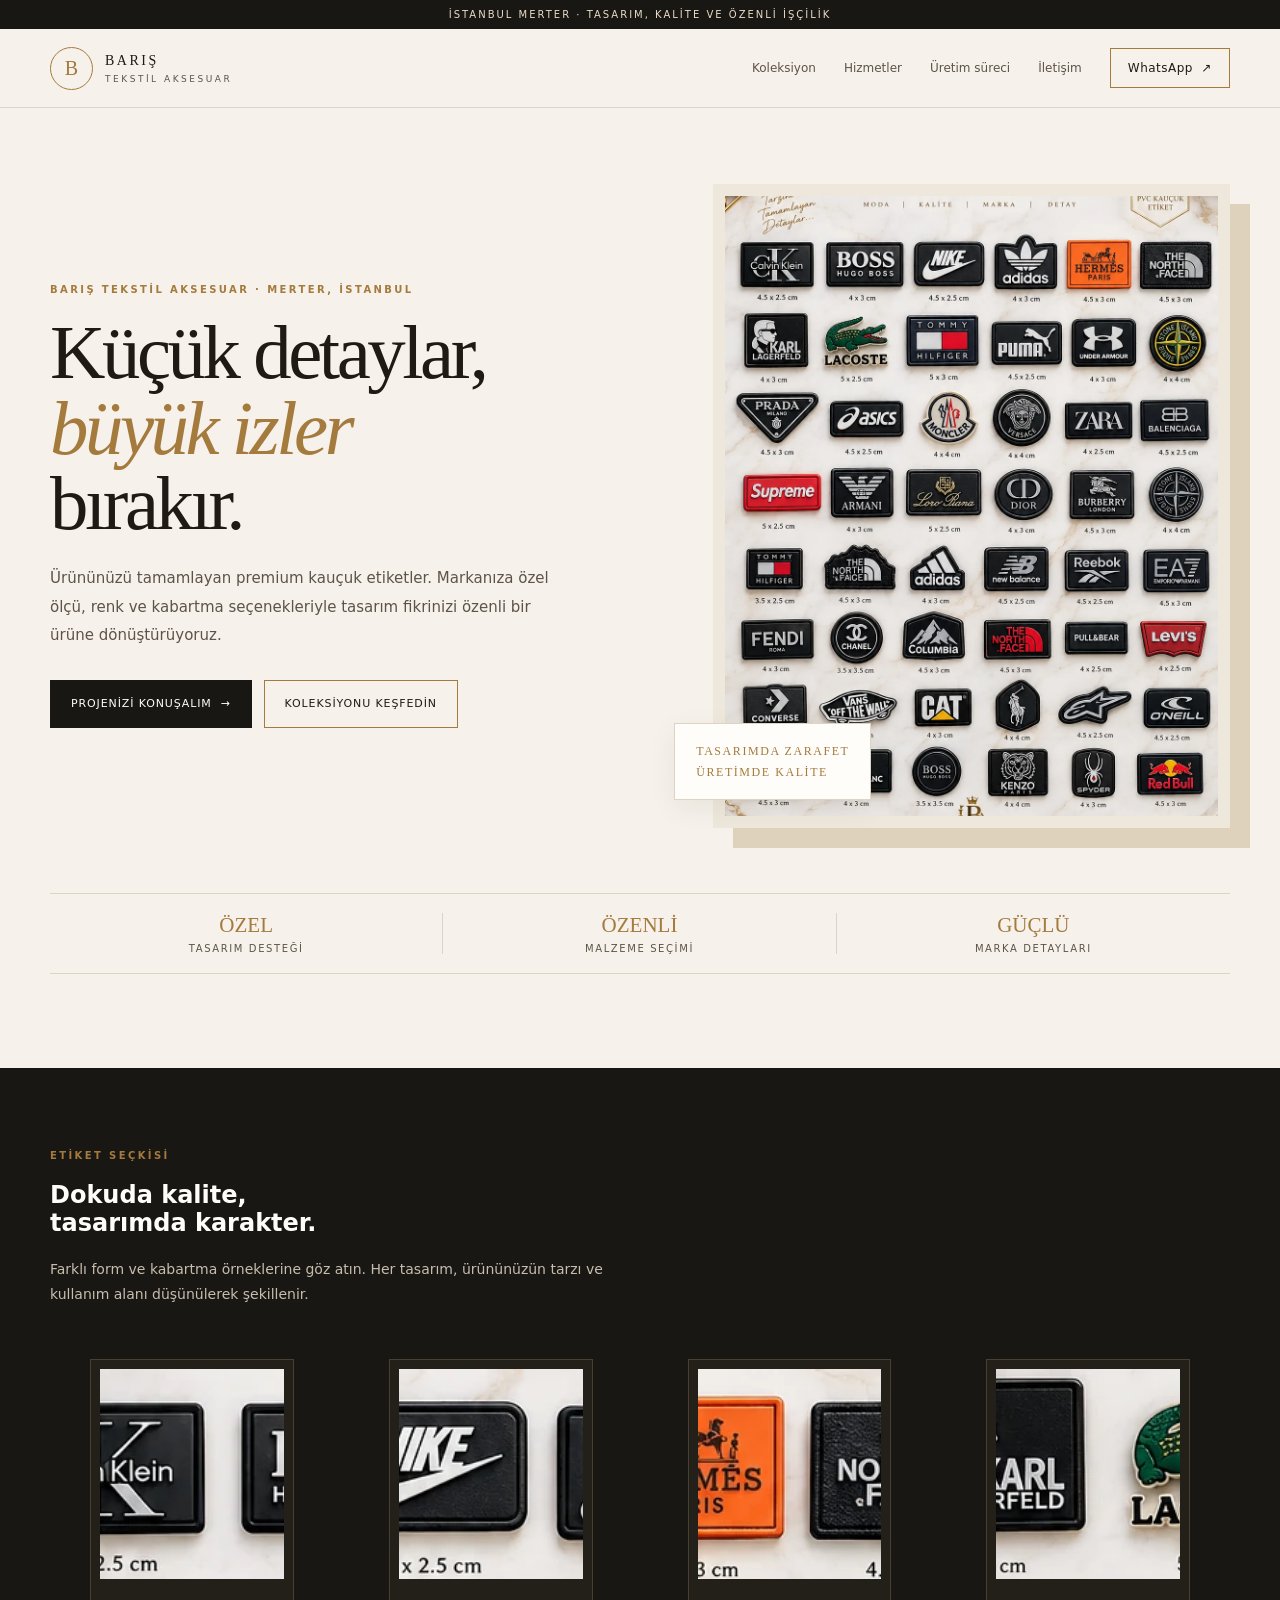
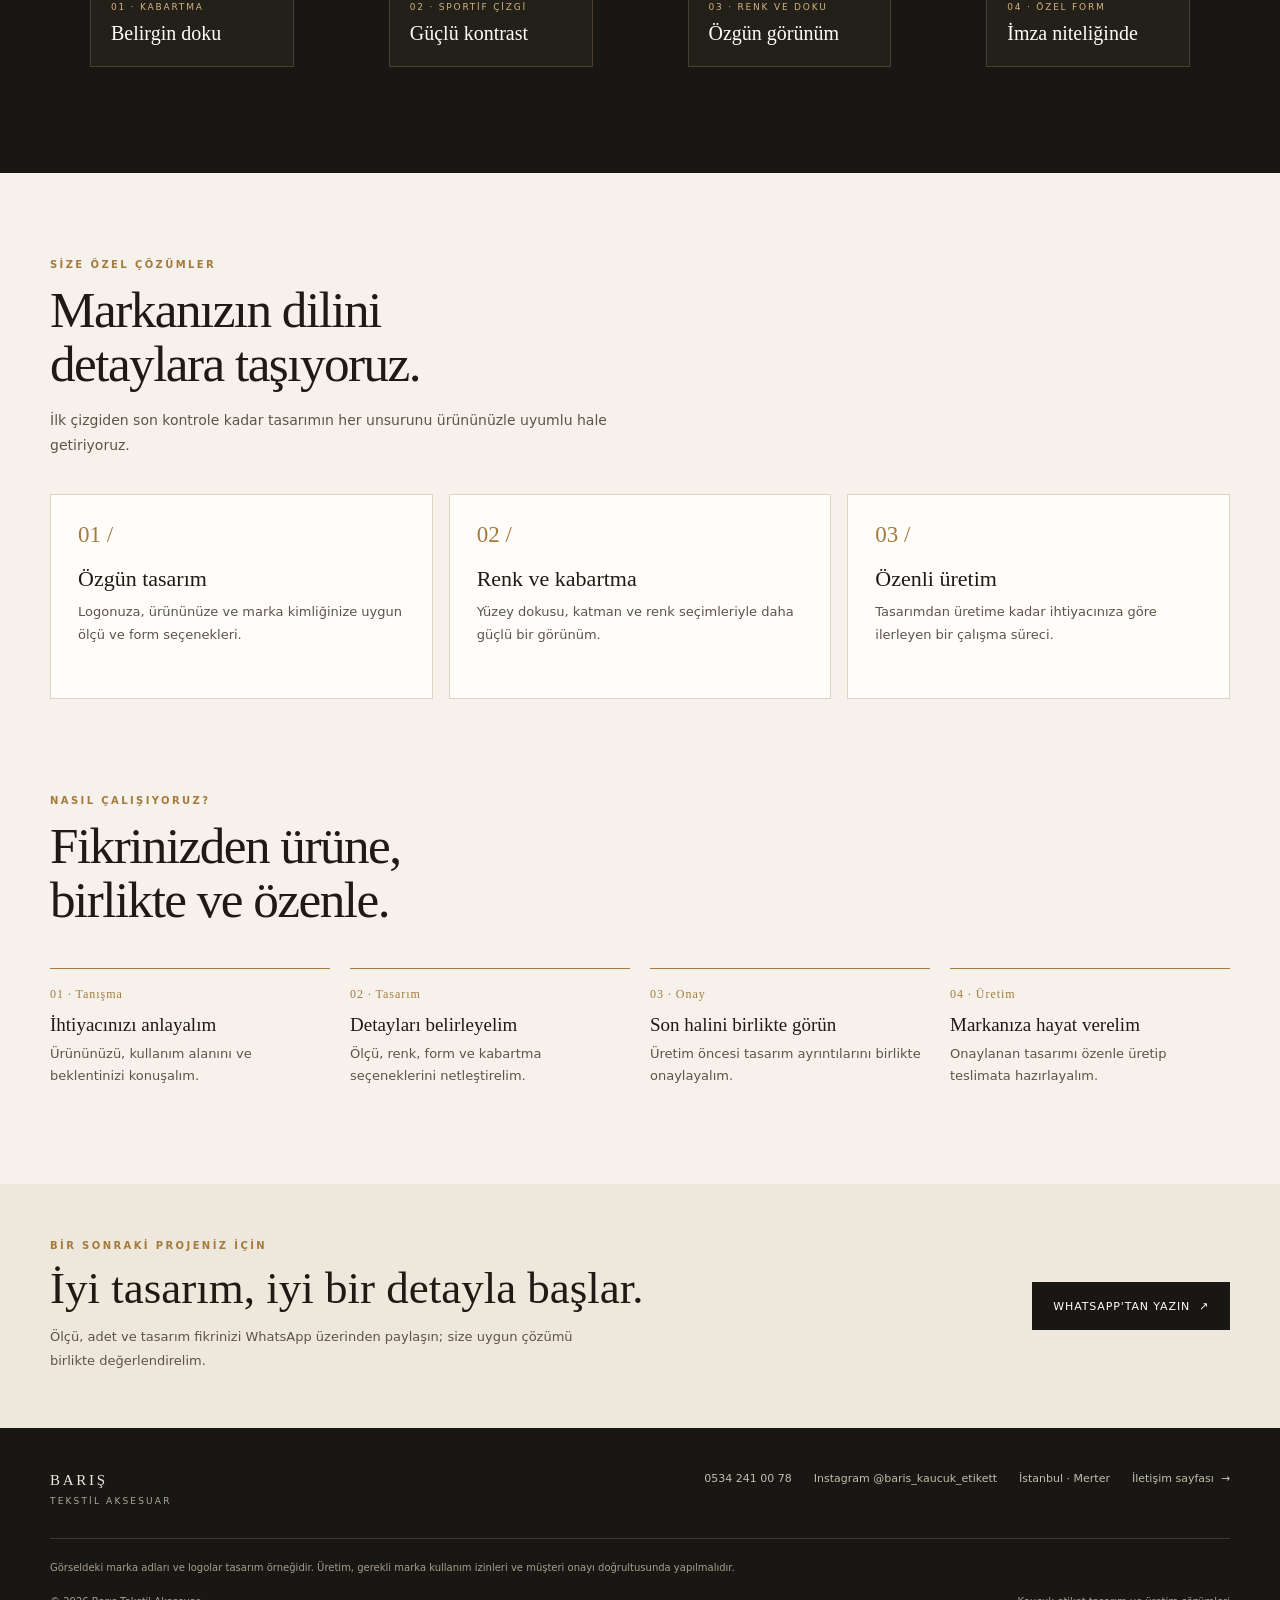
<file: index.html>
<!doctype html><html lang="tr"><head><meta charset="utf-8"><meta name="viewport" content="width=device-width, initial-scale=1"><meta name="theme-color" content="#f6f2eb"><meta name="description" content="Barış Tekstil Aksesuar, Merter İstanbul'da premium kauçuk etiket tasarımı ve üretimi."><title>Barış Tekstil Aksesuar | Premium Kauçuk Etiket</title><link rel="stylesheet" href="assets/site.css"></head><body>
<div class="announcement">İstanbul Merter · Tasarım, kalite ve özenli işçilik</div>
<header class="topbar"><div class="wrap nav"><a class="brand" href="index.html"><span class="brand-mark">B</span><span class="brand-name">BARIŞ<small>TEKSTİL AKSESUAR</small></span></a><button class="menu" aria-label="Menüyü aç" aria-expanded="false">☰</button><nav class="links"><a href="#koleksiyon">Koleksiyon</a><a href="#hizmetler">Hizmetler</a><a href="#surec">Üretim süreci</a><a href="iletisim.html">İletişim</a><a class="nav-cta" href="https://wa.me/905342410078?text=Merhaba%2C%20kau%C3%A7uk%20etiket%20hakk%C4%B1nda%20bilgi%20almak%20istiyorum">WhatsApp&nbsp; ↗</a></nav></div></header>
<main><section class="wrap hero"><div class="hero-copy"><div class="eyebrow">Barış Tekstil Aksesuar · Merter, İstanbul</div><h1>Küçük detaylar,<br><em>büyük izler</em><br>bırakır.</h1><p class="lead">Ürününüzü tamamlayan premium kauçuk etiketler. Markanıza özel ölçü, renk ve kabartma seçenekleriyle tasarım fikrinizi özenli bir ürüne dönüştürüyoruz.</p><div class="actions"><a class="button primary" href="https://wa.me/905342410078?text=Merhaba%2C%20etiket%20projem%20i%C3%A7in%20teklif%20almak%20istiyorum">Projenizi konuşalım&nbsp; →</a><a class="button" href="#koleksiyon">Koleksiyonu keşfedin</a></div></div><div class="hero-visual"><img src="assets/premium-kaucuk-etiket-koleksiyonu.webp" alt="Premium kauçuk etiket koleksiyonu" fetchpriority="high"><div class="hero-stamp">Tasarımda zarafet<br>üretimde kalite</div></div></section>
<div class="wrap benefits"><div><strong>Özel</strong>tasarım desteği</div><div><strong>Özenli</strong>malzeme seçimi</div><div><strong>Güçlü</strong>marka detayları</div></div>
<section class="gallery" id="koleksiyon"><div class="wrap"><div class="section-head"><div class="eyebrow">Etiket seçkisi</div><h2>Dokuda kalite,<br>tasarımda karakter.</h2><p>Farklı form ve kabartma örneklerine göz atın. Her tasarım, ürününüzün tarzı ve kullanım alanı düşünülerek şekillenir.</p></div><div class="gallery-grid"><figure class="gallery-card"><img src="assets/etiket-koleksiyon-1.webp" alt="Kabartmalı kauçuk etiket örnekleri" loading="lazy"><figcaption><span>01 · Kabartma</span><h3>Belirgin doku</h3></figcaption></figure><figure class="gallery-card"><img src="assets/etiket-koleksiyon-2.webp" alt="Sportif çizgide kauçuk etiket örnekleri" loading="lazy"><figcaption><span>02 · Sportif çizgi</span><h3>Güçlü kontrast</h3></figcaption></figure><figure class="gallery-card"><img src="assets/etiket-koleksiyon-3.webp" alt="Renkli kauçuk etiket ve dokulu etiket örnekleri" loading="lazy"><figcaption><span>03 · Renk ve doku</span><h3>Özgün görünüm</h3></figcaption></figure><figure class="gallery-card"><img src="assets/etiket-koleksiyon-4.webp" alt="Farklı kesimlerde kauçuk etiket örnekleri" loading="lazy"><figcaption><span>04 · Özel form</span><h3>İmza niteliğinde</h3></figcaption></figure></div></div></section>
<section class="wrap section" id="hizmetler" style="padding-top:86px"><div class="section-head"><div class="eyebrow">Size özel çözümler</div><h2>Markanızın dilini<br>detaylara taşıyoruz.</h2><p>İlk çizgiden son kontrole kadar tasarımın her unsurunu ürününüzle uyumlu hale getiriyoruz.</p></div><div class="service-grid"><article class="service"><div class="service-mark">01 /</div><h3>Özgün tasarım</h3><p>Logonuza, ürününüze ve marka kimliğinize uygun ölçü ve form seçenekleri.</p></article><article class="service"><div class="service-mark">02 /</div><h3>Renk ve kabartma</h3><p>Yüzey dokusu, katman ve renk seçimleriyle daha güçlü bir görünüm.</p></article><article class="service"><div class="service-mark">03 /</div><h3>Özenli üretim</h3><p>Tasarımdan üretime kadar ihtiyacınıza göre ilerleyen bir çalışma süreci.</p></article></div></section>
<section class="wrap section" id="surec"><div class="section-head"><div class="eyebrow">Nasıl çalışıyoruz?</div><h2>Fikrinizden ürüne,<br>birlikte ve özenle.</h2></div><div class="process"><article class="step"><span>01 · Tanışma</span><h3>İhtiyacınızı anlayalım</h3><p>Ürününüzü, kullanım alanını ve beklentinizi konuşalım.</p></article><article class="step"><span>02 · Tasarım</span><h3>Detayları belirleyelim</h3><p>Ölçü, renk, form ve kabartma seçeneklerini netleştirelim.</p></article><article class="step"><span>03 · Onay</span><h3>Son halini birlikte görün</h3><p>Üretim öncesi tasarım ayrıntılarını birlikte onaylayalım.</p></article><article class="step"><span>04 · Üretim</span><h3>Markanıza hayat verelim</h3><p>Onaylanan tasarımı özenle üretip teslimata hazırlayalım.</p></article></div></section>
<section class="cta-band"><div class="wrap cta-inner"><div><div class="eyebrow">Bir sonraki projeniz için</div><h2>İyi tasarım, iyi bir detayla başlar.</h2><p>Ölçü, adet ve tasarım fikrinizi WhatsApp üzerinden paylaşın; size uygun çözümü birlikte değerlendirelim.</p></div><a class="button primary" href="https://wa.me/905342410078?text=Merhaba%2C%20kau%C3%A7uk%20etiket%20projem%20hakk%C4%B1nda%20g%C3%B6r%C3%BC%C5%9Fmek%20istiyorum">WhatsApp'tan yazın&nbsp; ↗</a></div></section></main>
<footer class="footer"><div class="wrap"><div class="footer-main"><div class="footer-brand">BARIŞ<small>TEKSTİL AKSESUAR</small></div><div class="footer-contact"><a href="tel:+905342410078">0534 241 00 78</a><a href="https://instagram.com/baris_kaucuk_etikett" target="_blank" rel="noopener">Instagram @baris_kaucuk_etikett</a><a href="iletisim.html">İstanbul · Merter</a><a href="iletisim.html">İletişim sayfası&nbsp; →</a></div></div><p class="footer-note">Görseldeki marka adları ve logolar tasarım örneğidir. Üretim, gerekli marka kullanım izinleri ve müşteri onayı doğrultusunda yapılmalıdır.</p><div class="copyright"><span>© <span id="year"></span> Barış Tekstil Aksesuar</span><span>Kauçuk etiket tasarım ve üretim çözümleri</span></div></div></footer>
<script>document.getElementById('year').textContent=new Date().getFullYear();const b=document.querySelector('.menu'),n=document.querySelector('.links');b.addEventListener('click',()=>{let o=n.classList.toggle('open');b.setAttribute('aria-expanded',o)});n.querySelectorAll('a').forEach(a=>a.addEventListener('click',()=>{n.classList.remove('open');b.setAttribute('aria-expanded','false')}));</script></body></html>
</file>
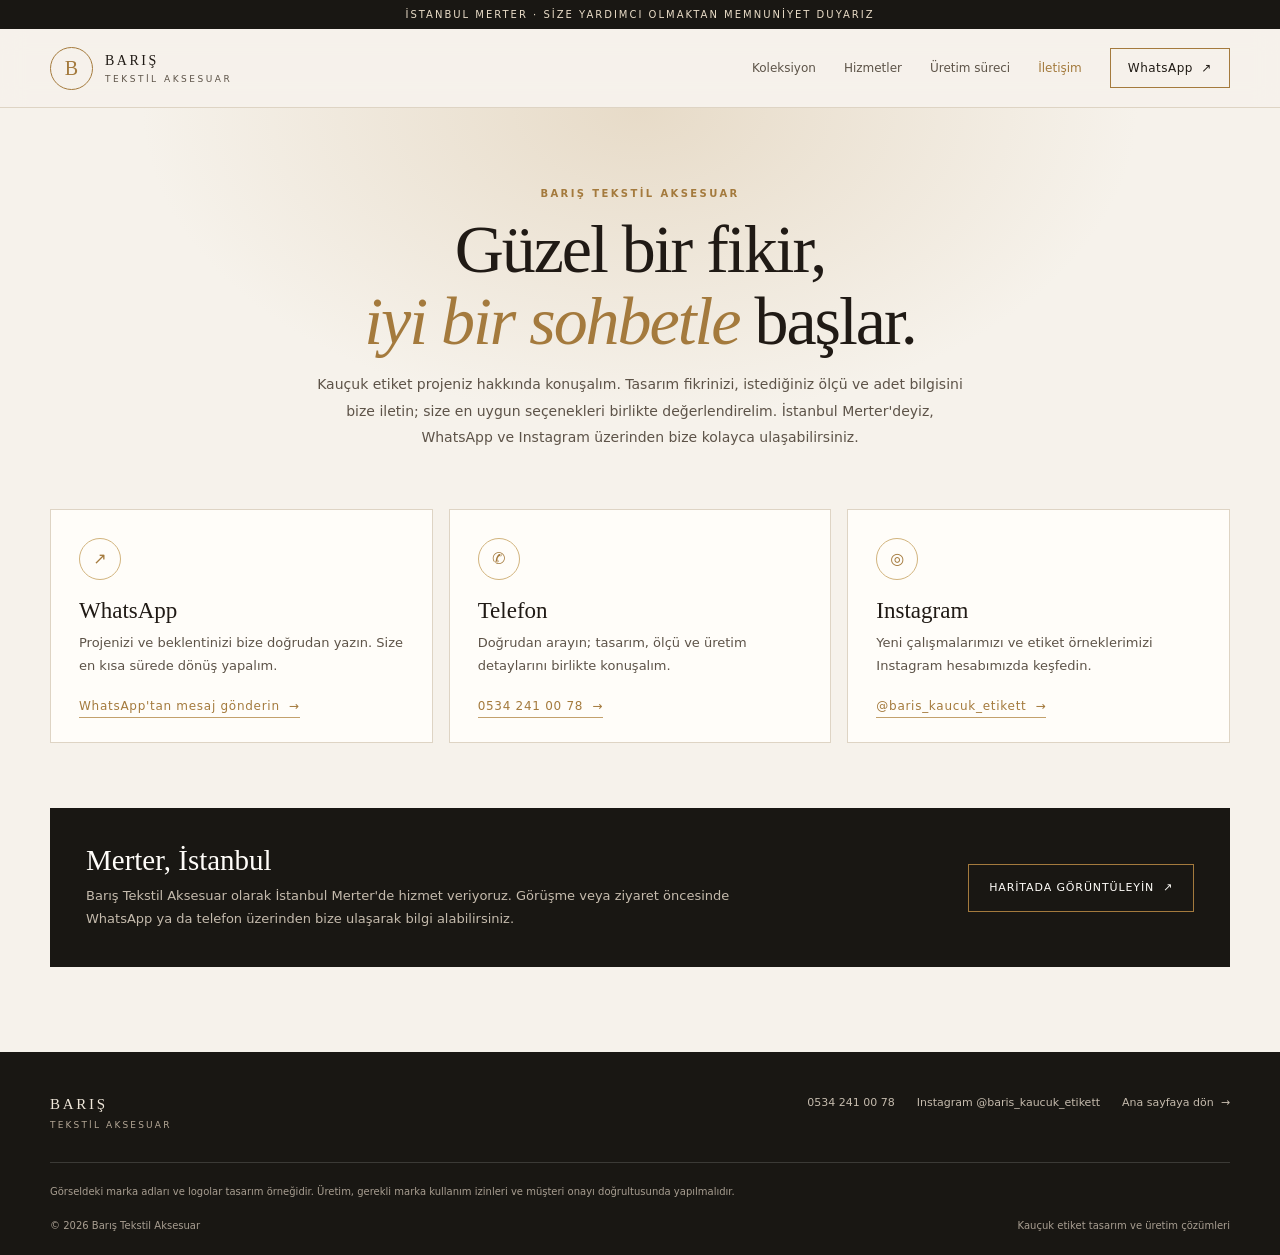
<file: iletisim.html>
<!doctype html><html lang="tr"><head><meta charset="utf-8"><meta name="viewport" content="width=device-width, initial-scale=1"><meta name="theme-color" content="#f6f2eb"><meta name="description" content="Barış Tekstil Aksesuar ile iletişime geçin. Merter, İstanbul'da kauçuk etiket tasarımı ve üretimi."><title>İletişim | Barış Tekstil Aksesuar</title><link rel="stylesheet" href="assets/site.css"></head><body>
<div class="announcement">İstanbul Merter · Size yardımcı olmaktan memnuniyet duyarız</div><header class="topbar"><div class="wrap nav"><a class="brand" href="index.html"><span class="brand-mark">B</span><span class="brand-name">BARIŞ<small>TEKSTİL AKSESUAR</small></span></a><button class="menu" aria-label="Menüyü aç" aria-expanded="false">☰</button><nav class="links"><a href="index.html#koleksiyon">Koleksiyon</a><a href="index.html#hizmetler">Hizmetler</a><a href="index.html#surec">Üretim süreci</a><a class="active" href="iletisim.html">İletişim</a><a class="nav-cta" href="https://wa.me/905342410078?text=Merhaba%2C%20kau%C3%A7uk%20etiket%20hakk%C4%B1nda%20bilgi%20almak%20istiyorum">WhatsApp&nbsp; ↗</a></nav></div></header>
<main><section class="contact-hero"><div class="wrap"><div class="eyebrow">Barış Tekstil Aksesuar</div><h1>Güzel bir fikir,<br><em style="color:var(--gold);font-weight:400">iyi bir sohbetle</em> başlar.</h1><p>Kauçuk etiket projeniz hakkında konuşalım. Tasarım fikrinizi, istediğiniz ölçü ve adet bilgisini bize iletin; size en uygun seçenekleri birlikte değerlendirelim. İstanbul Merter'deyiz, WhatsApp ve Instagram üzerinden bize kolayca ulaşabilirsiniz.</p></div></section>
<section class="wrap contact-cards"><article class="contact-card"><div class="symbol">↗</div><h2>WhatsApp</h2><p>Projenizi ve beklentinizi bize doğrudan yazın. Size en kısa sürede dönüş yapalım.</p><a class="inline" href="https://wa.me/905342410078?text=Merhaba%2C%20kau%C3%A7uk%20etiket%20projem%20hakk%C4%B1nda%20bilgi%20almak%20istiyorum">WhatsApp'tan mesaj gönderin&nbsp; →</a></article><article class="contact-card"><div class="symbol">✆</div><h2>Telefon</h2><p>Doğrudan arayın; tasarım, ölçü ve üretim detaylarını birlikte konuşalım.</p><a class="inline" href="tel:+905342410078">0534 241 00 78&nbsp; →</a></article><article class="contact-card"><div class="symbol">◎</div><h2>Instagram</h2><p>Yeni çalışmalarımızı ve etiket örneklerimizi Instagram hesabımızda keşfedin.</p><a class="inline" href="https://instagram.com/baris_kaucuk_etikett" target="_blank" rel="noopener">@baris_kaucuk_etikett&nbsp; →</a></article></section>
<section class="wrap contact-note"><div><h2>Merter, İstanbul</h2><p>Barış Tekstil Aksesuar olarak İstanbul Merter'de hizmet veriyoruz. Görüşme veya ziyaret öncesinde WhatsApp ya da telefon üzerinden bize ulaşarak bilgi alabilirsiniz.</p></div><a class="button" href="https://www.google.com/maps/search/?api=1&query=Merter%2C%20%C4%B0stanbul" target="_blank" rel="noopener">Haritada görüntüleyin&nbsp; ↗</a></section></main>
<footer class="footer"><div class="wrap"><div class="footer-main"><div class="footer-brand">BARIŞ<small>TEKSTİL AKSESUAR</small></div><div class="footer-contact"><a href="tel:+905342410078">0534 241 00 78</a><a href="https://instagram.com/baris_kaucuk_etikett" target="_blank" rel="noopener">Instagram @baris_kaucuk_etikett</a><a href="index.html">Ana sayfaya dön&nbsp; →</a></div></div><p class="footer-note">Görseldeki marka adları ve logolar tasarım örneğidir. Üretim, gerekli marka kullanım izinleri ve müşteri onayı doğrultusunda yapılmalıdır.</p><div class="copyright"><span>© <span id="year"></span> Barış Tekstil Aksesuar</span><span>Kauçuk etiket tasarım ve üretim çözümleri</span></div></div></footer><script>document.getElementById('year').textContent=new Date().getFullYear();const b=document.querySelector('.menu'),n=document.querySelector('.links');b.addEventListener('click',()=>{let o=n.classList.toggle('open');b.setAttribute('aria-expanded',o)});n.querySelectorAll('a').forEach(a=>a.addEventListener('click',()=>{n.classList.remove('open');b.setAttribute('aria-expanded','false')}));</script></body></html>
</file>
<file: assets/site.css>
:root{--ink:#201a15;--ink-soft:#5d5348;--gold:#a47a3d;--gold-light:#d2b47e;--paper:#f6f2eb;--cream:#eee7db;--line:#ded4c4;--white:#fffdf9;--dark:#191713;--serif:Georgia,'Times New Roman',serif;--sans:Inter,ui-sans-serif,system-ui,-apple-system,'Segoe UI',sans-serif}*{box-sizing:border-box}html{scroll-behavior:smooth}body{margin:0;background:var(--paper);color:var(--ink);font-family:var(--sans)}a{color:inherit;text-decoration:none}img{max-width:100%;display:block}.wrap{width:min(1180px,calc(100% - 48px));margin:auto}.announcement{background:var(--dark);color:#e9dcc7;text-align:center;padding:9px 16px;font-size:10px;letter-spacing:.2em;text-transform:uppercase}.topbar{position:sticky;top:0;z-index:10;background:#f6f2ebed;backdrop-filter:blur(12px);border-bottom:1px solid #ded4c4}.nav{min-height:78px;display:flex;align-items:center;justify-content:space-between;gap:30px}.brand{display:flex;align-items:center;gap:12px}.brand-mark{width:43px;height:43px;border:1px solid var(--gold);border-radius:50%;display:grid;place-items:center;color:var(--gold);font:20px var(--serif)}.brand-name{font:14px var(--serif);letter-spacing:.18em}.brand-name small{display:block;font:9px var(--sans);letter-spacing:.28em;color:var(--ink-soft);margin-top:5px}.links{display:flex;align-items:center;gap:28px}.links a{font-size:12px;color:var(--ink-soft)}.links a:hover,.links a.active{color:var(--gold)}.nav-cta{border:1px solid var(--gold)!important;padding:12px 17px;color:var(--ink)!important;letter-spacing:.04em}.menu{display:none;background:transparent;border:0;font-size:24px;color:var(--ink)}.eyebrow{color:var(--gold);font-size:10px;font-weight:700;letter-spacing:.24em;text-transform:uppercase}.hero{display:grid;grid-template-columns:1fr .88fr;gap:76px;align-items:center;padding:76px 0 65px}.hero-copy{max-width:550px}.hero h1{font:clamp(48px,6vw,78px)/.98 var(--serif);font-weight:400;letter-spacing:-.045em;margin:20px 0 23px}.hero h1 em{color:var(--gold);font-weight:400}.lead{font-size:15px;line-height:1.9;color:var(--ink-soft);max-width:500px}.actions{display:flex;flex-wrap:wrap;gap:12px;margin-top:30px}.button{min-height:48px;padding:14px 20px;display:inline-flex;align-items:center;justify-content:center;gap:10px;border:1px solid var(--gold);font-size:11px;letter-spacing:.08em;text-transform:uppercase;transition:.2s}.button.primary{background:var(--dark);border-color:var(--dark);color:var(--white)}.button:hover{transform:translateY(-2px);box-shadow:0 9px 24px #201a151c}.hero-visual{position:relative;background:var(--cream);padding:12px;box-shadow:20px 20px 0 #dfd2bc}.hero-visual img{width:100%;max-height:620px;object-fit:cover;object-position:center 48%}.hero-stamp{position:absolute;left:-39px;bottom:28px;background:var(--white);border:1px solid var(--line);padding:17px 21px;color:var(--gold);font:12px/1.7 var(--serif);letter-spacing:.13em;text-transform:uppercase;box-shadow:0 8px 28px #201a1510}.benefits{border-top:1px solid var(--line);border-bottom:1px solid var(--line);display:grid;grid-template-columns:repeat(3,1fr);margin:0 auto 94px;padding:19px 0}.benefits div{text-align:center;border-right:1px solid var(--line);font-size:10px;letter-spacing:.16em;text-transform:uppercase;color:var(--ink-soft)}.benefits div:last-child{border:0}.benefits strong{display:block;color:var(--gold);font:21px var(--serif);letter-spacing:0;margin-bottom:5px}.section{padding:0 0 96px}.section-head{max-width:640px;margin-bottom:36px}.section h2,.contact-hero h1{font:clamp(35px,4vw,53px)/1.06 var(--serif);font-weight:400;letter-spacing:-.03em;margin:13px 0 16px}.section-head p{max-width:590px;color:var(--ink-soft);font-size:14px;line-height:1.8}.gallery{background:var(--dark);color:var(--white);padding:82px 0 90px}.gallery .section-head p{color:#c7bdae}.gallery-grid{display:grid;grid-template-columns:repeat(4,1fr);gap:15px}.gallery-card{background:#231f19;border:1px solid #494033;padding:9px;transition:transform .25s,border-color .25s}.gallery-card:hover{transform:translateY(-5px);border-color:var(--gold-light)}.gallery-card img{width:100%;height:210px;object-fit:cover}.gallery-card figcaption{padding:16px 11px 12px}.gallery-card span{font-size:9px;letter-spacing:.2em;text-transform:uppercase;color:var(--gold-light)}.gallery-card h3{font:20px var(--serif);font-weight:400;margin:8px 0 0}.service-grid{display:grid;grid-template-columns:repeat(3,1fr);gap:16px}.service{min-height:205px;background:var(--white);border:1px solid var(--line);padding:27px}.service-mark{color:var(--gold);font:23px var(--serif)}.service h3{font:22px var(--serif);font-weight:400;margin:18px 0 9px}.service p,.step p{margin:0;color:var(--ink-soft);font-size:13px;line-height:1.75}.process{display:grid;grid-template-columns:repeat(4,1fr);gap:20px;margin-top:40px}.step{border-top:1px solid var(--gold);padding-top:14px}.step>span{color:var(--gold);font:12px var(--serif);letter-spacing:.08em}.step h3{font:19px var(--serif);font-weight:400;margin:12px 0 7px}.cta-band{background:var(--cream);padding:56px 0}.cta-inner{display:flex;align-items:center;justify-content:space-between;gap:35px}.cta-inner h2{font:clamp(30px,4vw,45px) var(--serif);font-weight:400;margin:11px 0}.cta-inner p{color:var(--ink-soft);font-size:13px;line-height:1.8;max-width:570px;margin:0}.footer{background:var(--dark);color:#eee6d9;padding:44px 0 24px}.footer-main{display:flex;justify-content:space-between;gap:30px;padding-bottom:32px;border-bottom:1px solid #ffffff26}.footer-brand{font:15px var(--serif);letter-spacing:.18em}.footer-brand small{display:block;color:#b4a796;font:9px var(--sans);letter-spacing:.24em;margin-top:7px}.footer-contact{display:flex;flex-wrap:wrap;gap:22px;color:#c5bbad;font-size:11px}.footer-note{color:#a89e91;font-size:10px;line-height:1.7;margin-top:20px}.copyright{display:flex;justify-content:space-between;gap:15px;color:#a89e91;font-size:10px;margin-top:20px}.contact-hero{padding:80px 0 58px;text-align:center;background:radial-gradient(ellipse at 50% 0%,#e7dbc8 0,transparent 55%)}.contact-hero h1{font-size:clamp(43px,6vw,68px);margin:14px 0}.contact-hero p{margin:0 auto;color:var(--ink-soft);font-size:14px;line-height:1.9;max-width:650px}.contact-cards{display:grid;grid-template-columns:repeat(3,1fr);gap:16px;margin:0 auto 65px}.contact-card{background:var(--white);border:1px solid var(--line);padding:28px;min-height:220px}.contact-card .symbol{width:42px;height:42px;border:1px solid var(--gold-light);border-radius:50%;display:grid;place-items:center;color:var(--gold);font-size:16px}.contact-card h2{font:23px var(--serif);font-weight:400;margin:18px 0 8px}.contact-card p{color:var(--ink-soft);font-size:13px;line-height:1.75;margin:0 0 18px}.contact-card a.inline{color:var(--gold);font-size:12px;letter-spacing:.06em;border-bottom:1px solid #c3a16c;padding-bottom:4px}.contact-note{background:var(--dark);color:var(--white);padding:36px;display:grid;grid-template-columns:1fr auto;gap:25px;align-items:center;margin-bottom:85px}.contact-note h2{font:29px var(--serif);font-weight:400;margin:0 0 8px}.contact-note p{margin:0;color:#c5bbad;font-size:13px;line-height:1.75;max-width:650px}.contact-note .button{white-space:nowrap;color:var(--white)}
@media(max-width:850px){.hero{gap:40px;grid-template-columns:1fr .85fr}.gallery-grid{grid-template-columns:repeat(2,1fr)}.gallery-card img{height:230px}.links{gap:16px}.nav-cta{padding:10px 12px}.contact-note{grid-template-columns:1fr}.contact-note .button{justify-self:start}}
@media(max-width:640px){.wrap{width:min(100% - 32px,540px)}.announcement{font-size:8px}.nav{min-height:68px}.brand-mark{width:38px;height:38px}.brand-name{font-size:12px}.menu{display:block}.links{display:none;position:absolute;top:68px;left:16px;right:16px;padding:18px;background:var(--white);border:1px solid var(--line);box-shadow:0 14px 35px #201a151c;flex-direction:column;align-items:stretch;gap:0}.links.open{display:flex}.links a{padding:12px 4px;border-bottom:1px solid var(--line)}.links a:last-child{border:0}.nav-cta{display:none!important}.hero{grid-template-columns:1fr;gap:32px;padding:53px 0 44px}.hero h1{font-size:58px}.hero-visual{width:calc(100% - 8px);margin-left:8px}.hero-visual img{max-height:540px}.hero-stamp{left:-8px;bottom:16px;font-size:10px;padding:12px 15px}.benefits{margin-bottom:72px;padding:16px 0}.benefits div{font-size:8px;letter-spacing:.05em}.benefits strong{font-size:17px}.section{padding-bottom:72px}.gallery{padding:62px 0}.gallery-grid{gap:10px}.gallery-card{padding:6px}.gallery-card img{height:145px}.gallery-card figcaption{padding:12px 7px}.gallery-card h3{font-size:17px}.gallery-card span{font-size:8px}.service-grid{grid-template-columns:1fr}.service{min-height:unset}.process{grid-template-columns:1fr 1fr;gap:20px 14px}.cta-band{padding:43px 0}.cta-inner{align-items:flex-start;flex-direction:column}.footer-main,.copyright{flex-direction:column}.footer-contact{gap:12px;flex-direction:column}.contact-hero{padding:57px 0 40px}.contact-hero h1{font-size:49px}.contact-hero p{font-size:13px}.contact-cards{grid-template-columns:1fr;margin-bottom:45px}.contact-card{min-height:unset}.contact-note{padding:26px;margin-bottom:60px}}
</file>
